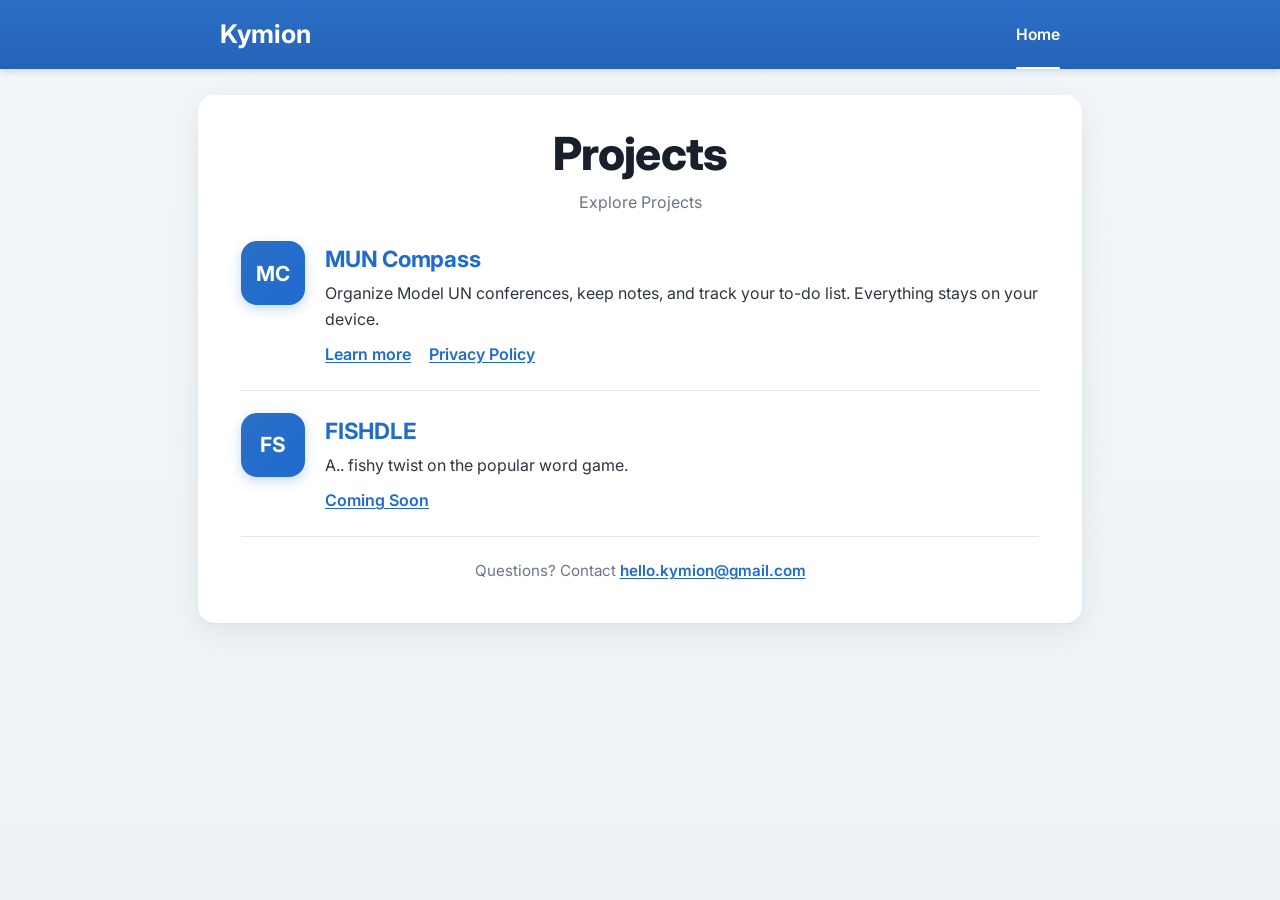
<file: index.html>
<!DOCTYPE html>
<html lang="en">
<head>
  <meta charset="UTF-8">
  <meta name="viewport" content="width=device-width, initial-scale=1.0">
  <title>Kymion – Apps</title>
  <link rel="preconnect" href="https://fonts.googleapis.com">
  <link rel="preconnect" href="https://fonts.gstatic.com" crossorigin>
  <link href="https://fonts.googleapis.com/css2?family=Inter:wght@400;500;600;700;800&display=swap" rel="stylesheet">
  <link rel="stylesheet" href="style.css">
   <link rel="manifest" href="/manifest.json">
</head>
<body>

  <header class="site-header">
    <div class="header-inner">
      <a href="index.html" class="brand">Kymion</a>
      <nav class="nav">
        <a href="index.html" class="nav-link active">Home</a>
      </nav>
    </div>
  </header>

  <main class="page">
    <article class="card">
      <header class="card-header">
        <h1>Projects</h1>
        <p class="app-name">Explore Projects</p>
      </header>

      <div class="app-list">

        <!-- Copy this block to add a new app -->
        <section class="app-item">
          <div class="app-icon">MC</div>
          <div class="app-info">
            <h2>MUN Compass</h2>
            <p>Organize Model UN conferences, keep notes, and track your to-do list. Everything stays on your device.</p>
            <div class="app-links">
              <a href="apps/mun-compass.html">Learn more</a>
              <a href="privacy/munc_privacy.html">Privacy Policy</a>
            </div>
          </div>
        </section>

        <section class="app-item">
          <div class="app-icon">FS</div>
          <div class="app-info">
            <h2>FISHDLE</h2>
            <p>A.. fishy twist on the popular word game.</p>
            <div class="app-links">
              <a href="#">Coming Soon</a>
            </div>
          </div>
        </section>

      </div>

      <footer class="contact">
        <p>Questions? Contact <a href="mailto:hello.kymion@gmail.com">hello.kymion@gmail.com</a></p>
      </footer>
    </article>
  </main>

</body>
</html>
</file>
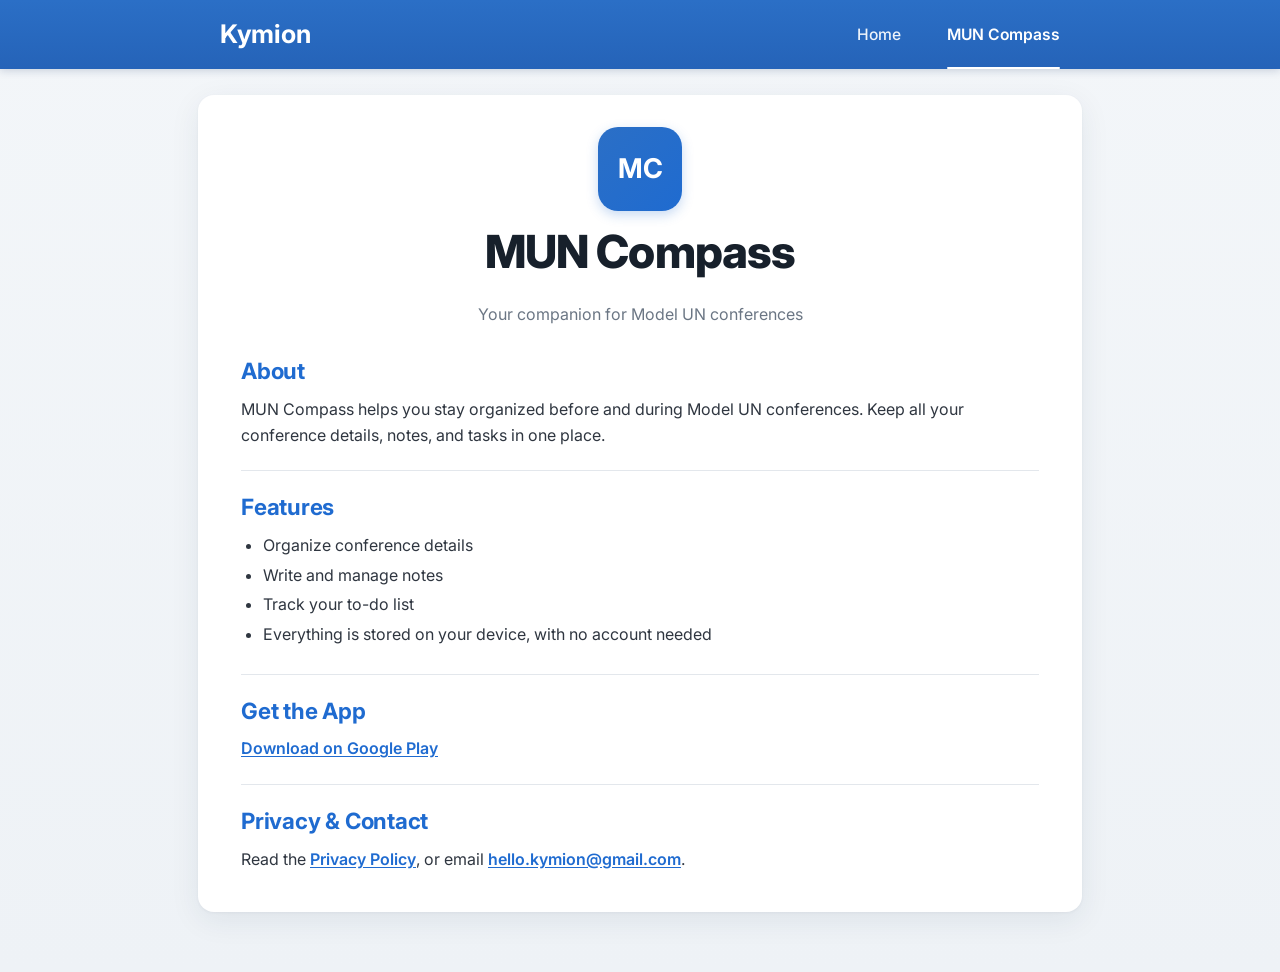
<file: apps/mun-compass.html>
<!DOCTYPE html>
<html lang="en">
<head>
  <meta charset="UTF-8">
  <meta name="viewport" content="width=device-width, initial-scale=1.0">
  <title>MUN Compass – Kymion</title>
  <link rel="preconnect" href="https://fonts.googleapis.com">
  <link rel="preconnect" href="https://fonts.gstatic.com" crossorigin>
  <link href="https://fonts.googleapis.com/css2?family=Inter:wght@400;500;600;700;800&display=swap" rel="stylesheet">
  <link rel="stylesheet" href="../style.css">
   <link rel="manifest" href="../manifest.json">
</head>
<body>

  <header class="site-header">
    <div class="header-inner">
      <a href="../index.html" class="brand">Kymion</a>
      <nav class="nav">
        <a href="../index.html" class="nav-link">Home</a>
        <a href="mun-compass.html" class="nav-link active">MUN Compass</a>
      </nav>
    </div>
  </header>

  <main class="page">
    <article class="card">
      <header class="card-header app-hero">
        <div class="app-icon">MC</div>
        <h1>MUN Compass</h1>
        <p class="app-name">Your companion for Model UN conferences</p>
      </header>

      <section class="policy-section">
        <h2>About</h2>
        <p>MUN Compass helps you stay organized before and during Model UN conferences. Keep all your conference details, notes, and tasks in one place.</p>
      </section>

      <section class="policy-section">
        <h2>Features</h2>
        <ul>
          <li>Organize conference details</li>
          <li>Write and manage notes</li>
          <li>Track your to-do list</li>
          <li>Everything is stored on your device, with no account needed</li>
        </ul>
      </section>

      <section class="policy-section">
        <h2>Get the App</h2>
        <p>
          <!-- Replace # with your Google Play link once it's live -->
          <a href="#">Download on Google Play</a>
        </p>
      </section>

      <section class="policy-section">
        <h2>Privacy &amp; Contact</h2>
        <p>Read the <a href="../privacy/munc_privacy.html">Privacy Policy</a>, or email
          <a href="mailto:hello.kymion@gmail.com">hello.kymion@gmail.com</a>.</p>
      </section>
    </article>
  </main>

</body>
</html>
</file>
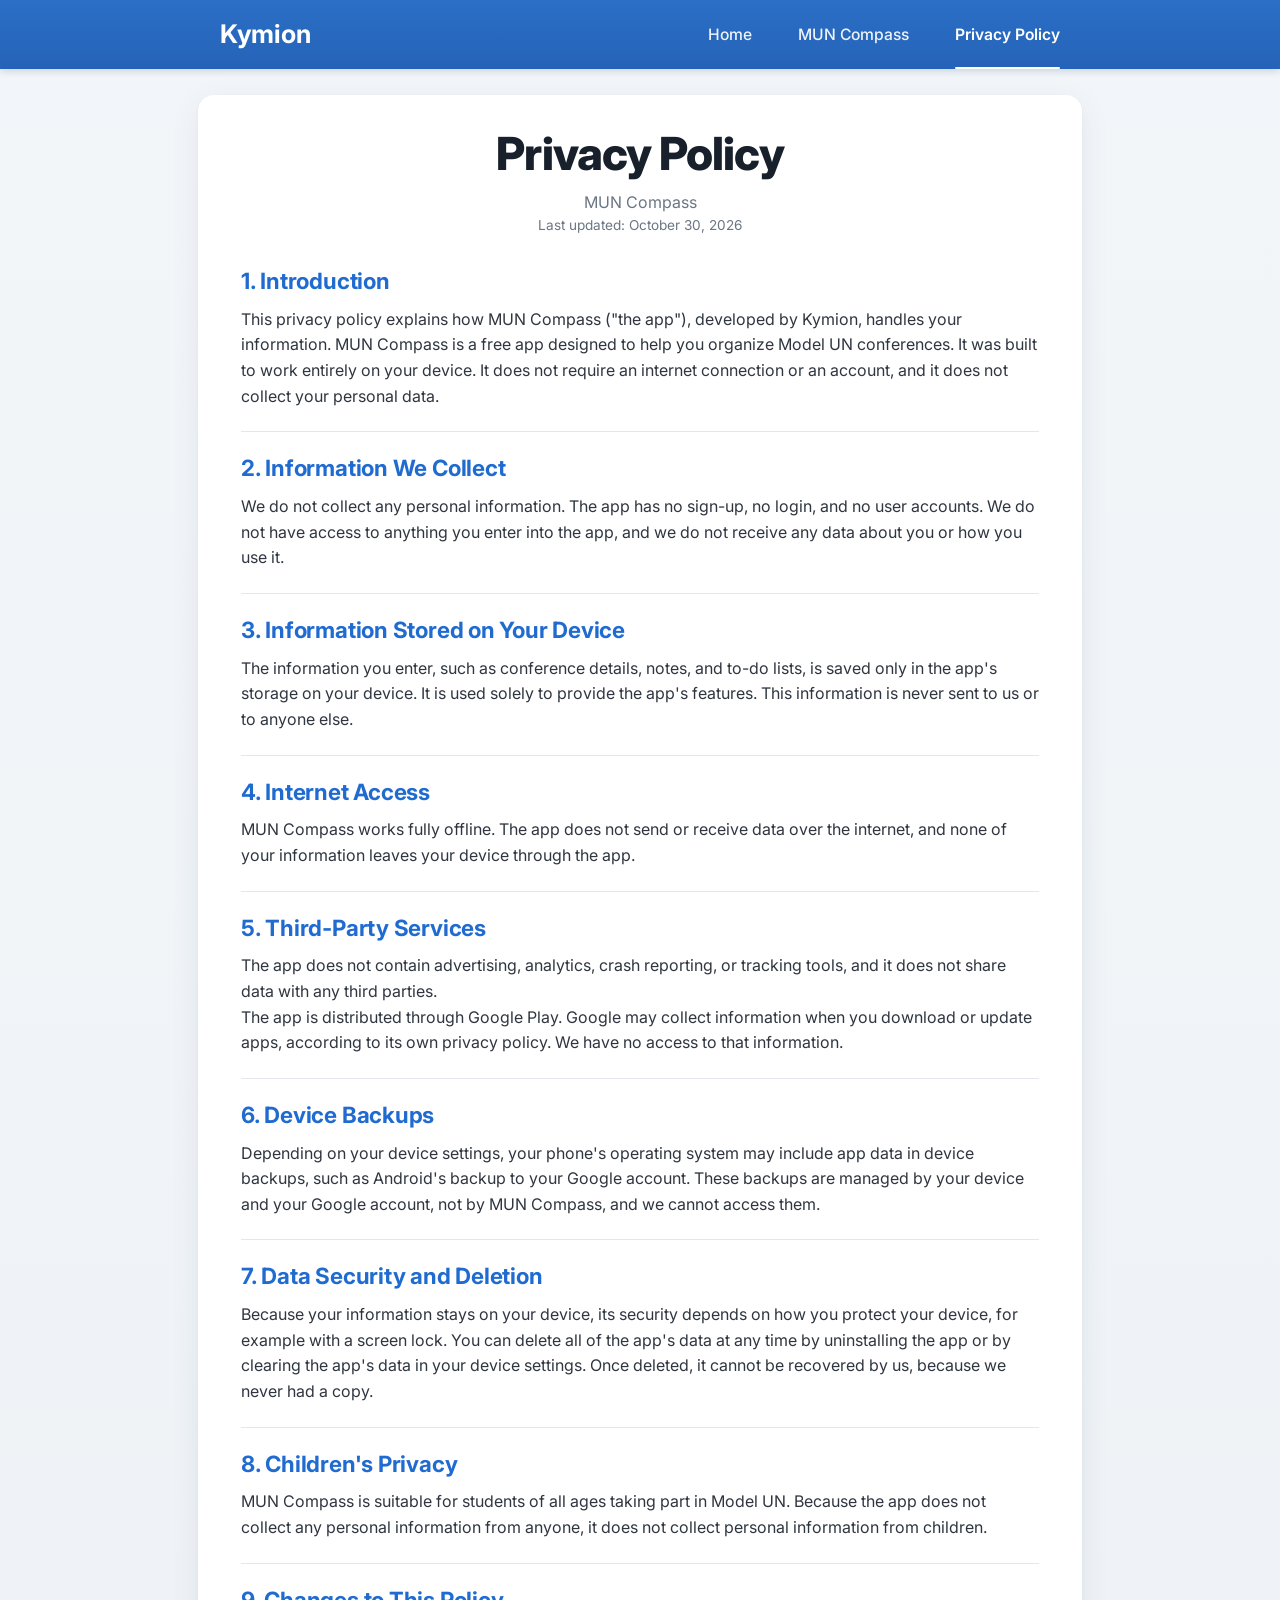
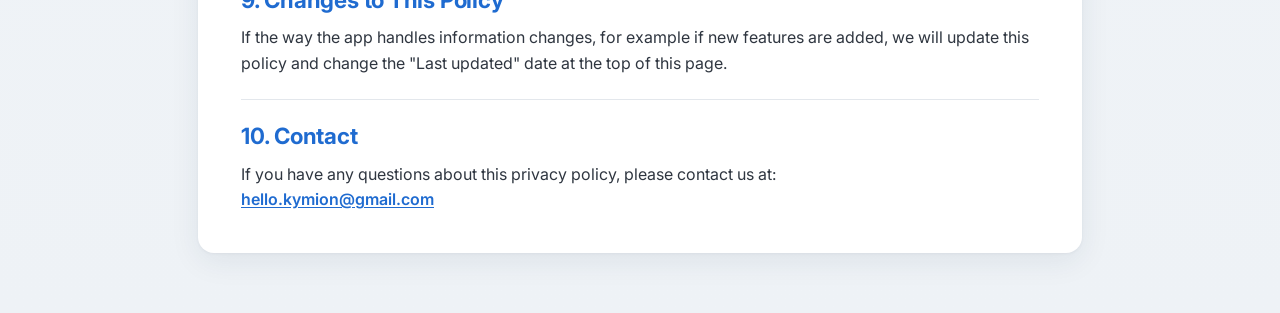
<file: privacy/munc_privacy.html>
<!DOCTYPE html>
<html lang="en">
<head>
  <meta charset="UTF-8">
  <meta name="viewport" content="width=device-width, initial-scale=1.0">
  <title>Privacy Policy – MUN Compass</title>
  <link rel="preconnect" href="https://fonts.googleapis.com">
  <link rel="preconnect" href="https://fonts.gstatic.com" crossorigin>
  <link href="https://fonts.googleapis.com/css2?family=Inter:wght@400;500;600;700;800&display=swap" rel="stylesheet">
  <link rel="stylesheet" href="../style.css">
   <link rel="manifest" href="../manifest.json">
</head>
<body>

  <header class="site-header">
    <div class="header-inner">
      <a href="../index.html" class="brand">Kymion</a>
      <nav class="nav">
        <a href="../index.html" class="nav-link">Home</a>
        <a href="../apps/mun-compass.html" class="nav-link">MUN Compass</a>
        <a href="munc_privacy.html" class="nav-link active">Privacy Policy</a>
      </nav>
    </div>
  </header>

  <main class="page">
    <article class="card">
      <header class="card-header">
        <h1>Privacy Policy</h1>
        <p class="app-name">MUN Compass</p>
        <p class="updated">Last updated: October 30, 2026</p>
      </header>

      <section class="policy-section">
        <h2>1. Introduction</h2>
        <p>This privacy policy explains how MUN Compass ("the app"), developed by Kymion, handles your information. MUN Compass is a free app designed to help you organize Model UN conferences. It was built to work entirely on your device. It does not require an internet connection or an account, and it does not collect your personal data.</p>
      </section>

      <section class="policy-section">
        <h2>2. Information We Collect</h2>
        <p>We do not collect any personal information. The app has no sign-up, no login, and no user accounts. We do not have access to anything you enter into the app, and we do not receive any data about you or how you use it.</p>
      </section>

      <section class="policy-section">
        <h2>3. Information Stored on Your Device</h2>
        <p>The information you enter, such as conference details, notes, and to-do lists, is saved only in the app's storage on your device. It is used solely to provide the app's features. This information is never sent to us or to anyone else.</p>
      </section>

      <section class="policy-section">
        <h2>4. Internet Access</h2>
        <p>MUN Compass works fully offline. The app does not send or receive data over the internet, and none of your information leaves your device through the app.</p>
      </section>

      <section class="policy-section">
        <h2>5. Third-Party Services</h2>
        <p>The app does not contain advertising, analytics, crash reporting, or tracking tools, and it does not share data with any third parties.</p>
        <p>The app is distributed through Google Play. Google may collect information when you download or update apps, according to its own privacy policy. We have no access to that information.</p>
      </section>

      <section class="policy-section">
        <h2>6. Device Backups</h2>
        <p>Depending on your device settings, your phone's operating system may include app data in device backups, such as Android's backup to your Google account. These backups are managed by your device and your Google account, not by MUN Compass, and we cannot access them.</p>
      </section>

      <section class="policy-section">
        <h2>7. Data Security and Deletion</h2>
        <p>Because your information stays on your device, its security depends on how you protect your device, for example with a screen lock. You can delete all of the app's data at any time by uninstalling the app or by clearing the app's data in your device settings. Once deleted, it cannot be recovered by us, because we never had a copy.</p>
      </section>

      <section class="policy-section">
        <h2>8. Children's Privacy</h2>
        <p>MUN Compass is suitable for students of all ages taking part in Model UN. Because the app does not collect any personal information from anyone, it does not collect personal information from children.</p>
      </section>

      <section class="policy-section">
        <h2>9. Changes to This Policy</h2>
        <p>If the way the app handles information changes, for example if new features are added, we will update this policy and change the "Last updated" date at the top of this page.</p>
      </section>

      <section class="policy-section">
        <h2>10. Contact</h2>
        <p>If you have any questions about this privacy policy, please contact us at:<br>
          <a href="mailto:hello.kymion@gmail.com">hello.kymion@gmail.com</a>
        </p>
      </section>
    </article>
  </main>

</body>
</html>
</file>
<file: style.css>
/* ---------- Base ---------- */
:root {
  --blue: #2b6fc6;
  --blue-dark: #2563b8;
  --heading-blue: #1f6bd0;
  --text: #2f3640;
  --title: #17202b;
  --muted: #6b7684;
  --divider: #e3e7ec;
  --page-bg: #eef2f6;
  --card-bg: #ffffff;
  --max-width: 884px;
}

* {
  box-sizing: border-box;
  margin: 0;
  padding: 0;
}

body {
  font-family: "Inter", -apple-system, BlinkMacSystemFont, "Segoe UI", Roboto, sans-serif;
  color: var(--text);
  background: linear-gradient(180deg, #f3f6f9 0%, var(--page-bg) 100%);
  min-height: 100vh;
  line-height: 1.6;
  -webkit-font-smoothing: antialiased;
}

/* ---------- Header ---------- */
.site-header {
  background: linear-gradient(180deg, var(--blue) 0%, var(--blue-dark) 100%);
  box-shadow: 0 2px 8px rgba(20, 50, 100, 0.18);
  position: sticky;
  top: 0;
  z-index: 10;
}

.header-inner {
  max-width: var(--max-width);
  margin: 0 auto;
  padding: 0 22px;
  height: 69px;
  display: flex;
  align-items: center;
  justify-content: space-between;
}

.brand {
  color: #fff;
  font-size: 1.6rem;
  font-weight: 700;
  text-decoration: none;
  letter-spacing: -0.01em;
}

.nav {
  display: flex;
  gap: 46px;
  height: 100%;
}

.nav-link {
  color: rgba(255, 255, 255, 0.92);
  text-decoration: none;
  font-size: 0.98rem;
  font-weight: 500;
  display: flex;
  align-items: center;
  position: relative;
  transition: color 0.2s;
}

.nav-link:hover {
  color: #fff;
}

.nav-link.active {
  color: #fff;
  font-weight: 600;
}

/* white underline under the active tab */
.nav-link.active::after {
  content: "";
  position: absolute;
  left: 0;
  right: 0;
  bottom: 0;
  height: 2px;
  background: #fff;
  border-radius: 2px;
}

/* ---------- Card ---------- */
.page {
  padding: 26px 16px 60px;
}

.card {
  max-width: var(--max-width);
  margin: 0 auto;
  background: var(--card-bg);
  border-radius: 16px;
  box-shadow: 0 8px 30px rgba(30, 50, 80, 0.08), 0 1px 3px rgba(30, 50, 80, 0.05);
  padding: 32px 43px 40px;
}

.card-header {
  text-align: center;
  margin-bottom: 26px;
}

.card-header h1 {
  font-size: 2.85rem;
  font-weight: 800;
  color: var(--title);
  letter-spacing: -0.02em;
  line-height: 1.2;
  margin-bottom: 8px;
}

.app-name {
  color: var(--muted);
  font-size: 1rem;
}

.updated {
  color: var(--muted);
  font-size: 0.85rem;
}

/* ---------- Sections ---------- */
.policy-section {
  padding: 18px 0 22px;
  border-bottom: 1px solid var(--divider);
}

.policy-section:first-of-type {
  padding-top: 0;
}

.policy-section:last-of-type {
  border-bottom: none;
  padding-bottom: 0;
}

.policy-section h2 {
  color: var(--heading-blue);
  font-size: 1.4rem;
  font-weight: 700;
  margin-bottom: 8px;
  letter-spacing: -0.01em;
}

.policy-section p {
  font-size: 1rem;
  line-height: 1.6;
}

.policy-section a {
  color: var(--heading-blue);
  font-weight: 600;
  text-decoration: underline;
  text-underline-offset: 2px;
}

.policy-section a:hover {
  color: var(--blue-dark);
}

/* ---------- Mobile ---------- */
@media (max-width: 600px) {
  .header-inner {
    height: 60px;
    padding: 0 16px;
  }

  .brand {
    font-size: 1.25rem;
  }

  .nav {
    gap: 20px;
  }

  .nav-link {
    font-size: 0.9rem;
  }

  .card {
    padding: 24px 20px 30px;
    border-radius: 12px;
  }

  .card-header h1 {
    font-size: 2rem;
  }

  .policy-section h2 {
    font-size: 1.2rem;
  }
}

/* ---------- Home page: app list ---------- */
.app-item {
  display: flex;
  gap: 20px;
  align-items: flex-start;
  padding: 22px 0;
  border-bottom: 1px solid var(--divider);
}

.app-item:first-child {
  padding-top: 0;
}

.app-icon {
  flex-shrink: 0;
  width: 64px;
  height: 64px;
  border-radius: 16px;
  background: linear-gradient(135deg, var(--blue) 0%, var(--heading-blue) 100%);
  color: #fff;
  font-weight: 700;
  font-size: 1.3rem;
  display: flex;
  align-items: center;
  justify-content: center;
  box-shadow: 0 4px 12px rgba(31, 107, 208, 0.25);
}

/* to use a real icon instead: <img class="app-icon" src="icon.png" alt=""> */
img.app-icon {
  object-fit: cover;
  background: none;
}

.icon-tide {
  background: linear-gradient(135deg, #1fa3c4 0%, #2b6fc6 100%);
}

.app-info h2 {
  color: var(--heading-blue);
  font-size: 1.4rem;
  font-weight: 700;
  letter-spacing: -0.01em;
  margin-bottom: 4px;
  display: flex;
  align-items: center;
  gap: 10px;
  flex-wrap: wrap;
}

.app-info p {
  font-size: 1rem;
  line-height: 1.6;
}

.badge {
  font-size: 0.75rem;
  font-weight: 600;
  color: var(--muted);
  background: #eef2f6;
  border-radius: 999px;
  padding: 2px 10px;
  letter-spacing: 0;
}

.app-links {
  margin-top: 10px;
  display: flex;
  gap: 18px;
  flex-wrap: wrap;
}

.app-links a,
.contact a {
  color: var(--heading-blue);
  font-weight: 600;
  text-decoration: underline;
  text-underline-offset: 2px;
}

.app-links a:hover,
.contact a:hover {
  color: var(--blue-dark);
}

.contact {
  padding-top: 22px;
  text-align: center;
  color: var(--muted);
  font-size: 0.95rem;
}

@media (max-width: 600px) {
  .app-item {
    gap: 14px;
  }

  .app-icon {
    width: 52px;
    height: 52px;
    border-radius: 13px;
    font-size: 1.1rem;
  }

  .app-info h2 {
    font-size: 1.2rem;
  }
}

/* ---------- App page ---------- */
.app-hero {
  display: flex;
  flex-direction: column;
  align-items: center;
  gap: 14px;
}

.app-hero .app-icon {
  width: 84px;
  height: 84px;
  border-radius: 20px;
  font-size: 1.7rem;
}

.policy-section ul {
  padding-left: 22px;
}

.policy-section li {
  margin-bottom: 4px;
}
</file>
